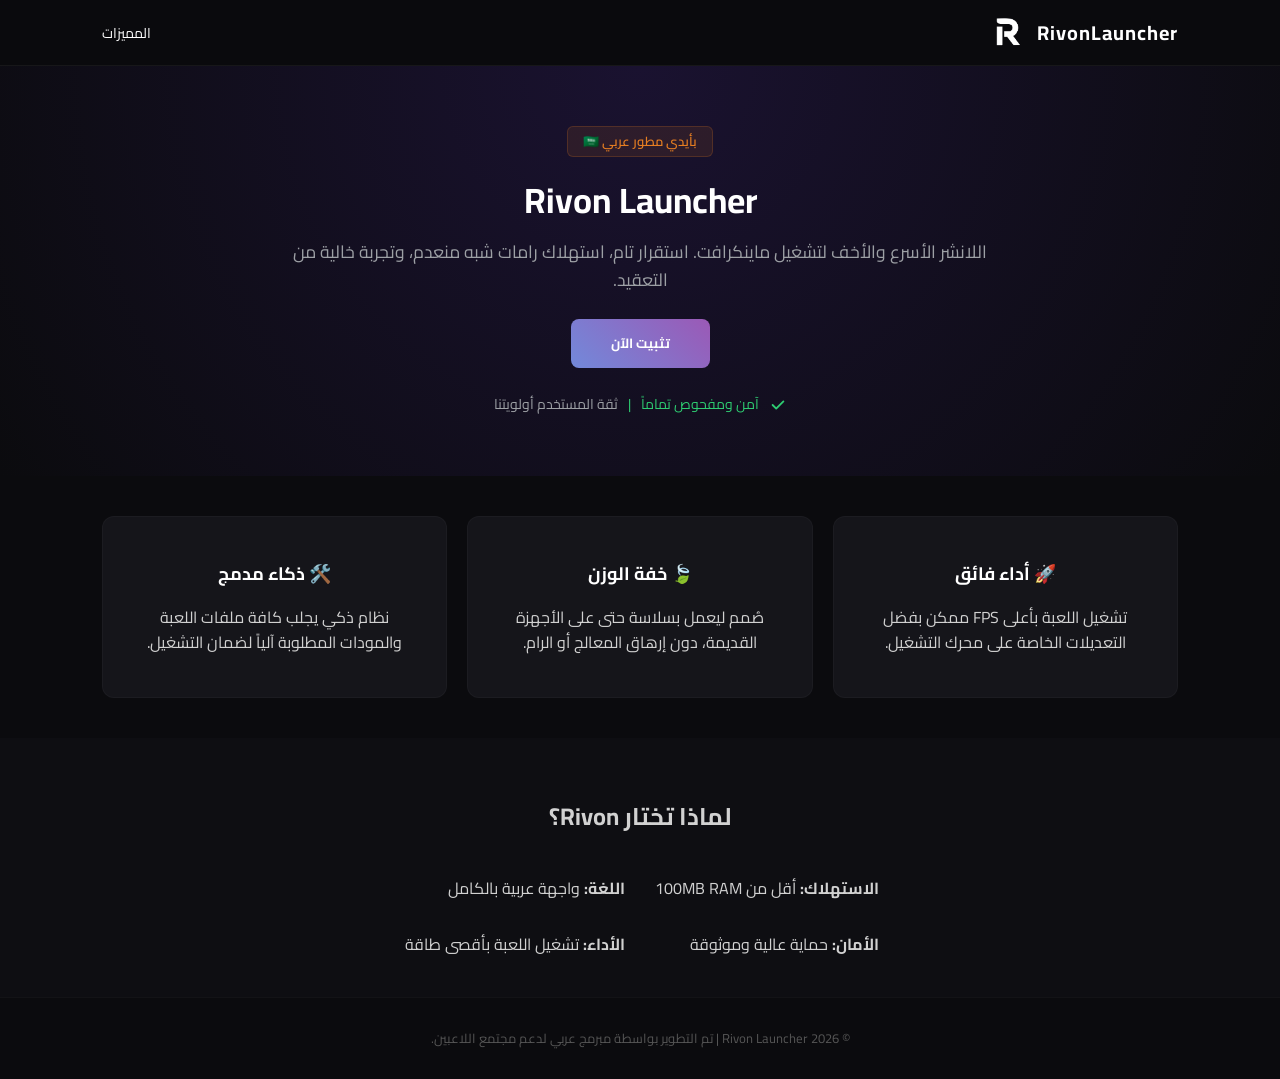
<file: index.html>
<!DOCTYPE html>
<html lang="ar" dir="rtl">
<head>
    <meta charset="UTF-8">
    <meta name="viewport" content="width=device-width, initial-scale=1.0">
    <title>Rivon Launcher | خفة، قوة، ثقة</title>
    <link href="https://fonts.googleapis.com/css2?family=Cairo:wght@400;600;700&display=swap" rel="stylesheet">
    <link rel="stylesheet" href="style.css">
</head>

<body>
    <header>
        <div class="brand">
            <span>RivonLauncher</span>
            <img src="logo.png" alt="Rivon Logo">
        </div>
        <div class="nav-links">
            <a href="#features">المميزات</a>
        </div>
    </header>

    <section class="hero">
        <div class="arabic-badge">بأيدي مطور عربي 🇸🇦</div>
        <h1>Rivon Launcher</h1>
        <p>اللانشر الأسرع والأخف لتشغيل ماينكرافت. استقرار تام، استهلاك رامات شبه منعدم، وتجربة خالية من التعقيد.</p>

        <button class="btn-main" onclick="showInstallerOptions()">تثبيت الآن</button>

        <div class="security-info">
            <!-- SVG Check -->
            <svg xmlns="http://www.w3.org/2000/svg" class="icon" viewBox="0 0 20 20" fill="currentColor" width="18" height="18">
                <path fill-rule="evenodd" d="M16.707 5.293a1 1 0 010 1.414l-8 8a1 1 0 01-1.414 0l-4-4a1 1 0 011.414-1.414L8 12.586l7.293-7.293a1 1 0 011.414 0z" clip-rule="evenodd"/>
            </svg>
            <span>آمن ومفحوص تماماً</span>
            <span>|</span>
            <span style="color: #9da0a5;">ثقة المستخدم أولويتنا</span>
        </div>

        <!-- القائمة المربّعة الناعمة -->
<!-- القائمة المربّعة الناعمة -->
<div id="installer-dropdown" class="installer-dropdown">
    <h3>Windows 10 / 11</h3>

    <!-- نسخة محمولة -->
<!-- نسخة محمولة -->
<div style="display:flex;align-items:center;justify-content:space-between;margin-bottom:12px;">
    <div>
        <div style="font-weight:600;">محمول</div>
        <small>Portable – تشغيل مباشر بدون تثبيت</small>
    </div>
    <a href="https://github.com/AharoKey/RivonLauncher/releases/download/MinecraftLauncher/Rivon.1.0.0.exe"
       target="_blank" rel="noopener noreferrer"
       class="installer-option" style="margin:0;padding:8px 14px;width:auto;">
        <svg xmlns="http://www.w3.org/2000/svg" viewBox="0 0 20 20" fill="currentColor" width="20" height="20">
            <path fill-rule="evenodd" d="M3 17a1 1 0 011-1h12a1 1 0 110 2H4a1 1 0 01-1-1zm3.293-7.707a1 1 0 011.414 0L9 10.586V3a1 1 0 112 0v7.586l1.293-1.293a1 1 0 111.414 1.414l-3 3a1 1 0 01-1.414 0l-3-3a1 1 0 010-1.414z" clip-rule="evenodd"/>
        </svg>
    </a>
</div>

<div class="divider"></div>

<!-- نسخة تثبيت -->
<div style="display:flex;align-items:center;justify-content:space-between;">
    <div>
        <div style="font-weight:600;">تثبيت كامل</div>
        <small>Installer – مع اختصارات وإضافة إلى قائمة ابدأ</small>
    </div>
    <a href="https://github.com/AharoKey/RivonLauncher/releases/download/MinecraftLauncher/Rivon.Setup.1.0.0.exe"
       target="_blank" rel="noopener noreferrer"
       class="installer-option" style="margin:0;padding:8px 14px;width:auto;">
        <svg xmlns="http://www.w3.org/2000/svg" viewBox="0 0 20 20" fill="currentColor" width="20" height="20">
            <path fill-rule="evenodd" d="M3 17a1 1 0 011-1h12a1 1 0 110 2H4a1 1 0 01-1-1zm3.293-7.707a1 1 0 011.414 0L9 10.586V3a1 1 0 112 0v7.586l1.293-1.293a1 1 0 111.414 1.414l-3 3a1 1 0 01-1.414 0l-3-3a1 1 0 010-1.414z" clip-rule="evenodd"/>
        </svg>
    </a>
</div>
</div>    </section>

    <section class="features" id="features">
        <div class="card">
            <h3>🚀 أداء فائق</h3>
            <p>تشغيل اللعبة بأعلى FPS ممكن بفضل التعديلات الخاصة على محرك التشغيل.</p>
        </div>
        <div class="card">
            <h3>🍃 خفة الوزن</h3>
            <p>صُمم ليعمل بسلاسة حتى على الأجهزة القديمة، دون إرهاق المعالج أو الرام.</p>
        </div>
        <div class="card">
            <h3>🛠️ ذكاء مدمج</h3>
            <p>نظام ذكي يجلب كافة ملفات اللعبة والمودات المطلوبة آلياً لضمان التشغيل.</p>
        </div>
    </section>

    <section class="specs">
        <h2>لماذا تختار Rivon؟</h2>
        <div class="specs-grid">
            <div><strong>الاستهلاك:</strong> أقل من 100MB RAM</div>
            <div><strong>اللغة:</strong> واجهة عربية بالكامل</div>
            <div><strong>الأمان:</strong> حماية عالية وموثوقة</div>
            <div><strong>الأداء:</strong> تشغيل اللعبة بأقصى طاقة</div>
        </div>
    </section>

    <footer>
        &copy; 2026 Rivon Launcher | تم التطوير بواسطة مبرمج عربي لدعم مجتمع اللاعبين.
    </footer>

    <script>
        function showInstallerOptions() {
            const dropdown = document.getElementById('installer-dropdown');
            dropdown.style.display = dropdown.style.display === 'block' ? 'none' : 'block';
            dropdown.scrollIntoView({ behavior: 'smooth', block: 'nearest' });
        }
    </script>
</body>
</html>
</file>
<file: style.css>
/* Root Colors */
:root {
    --primary: #7289da;
    --accent: #9b59b6;
    --bg: #0b0b0e;
    --card: #15151a;
    --text: #d1d1d1;
    --success: #2ecc71;
}

/* أول سطر بعد :root */
body {
    font-family: 'Cairo', sans-serif; /* ← عمّم الخط */
    background-color: var(--bg);
    color: var(--text);
    margin: 0;
    line-height: 1.6;
}

/* ازالة اي خط افتراضي قد يأتي من المتصفح على الروابط/الأزرار */
a, button, .btn-main, .installer-option {
    font-family: inherit; /* يورث من body */
}
/* Header */
header {
    padding: 15px 8%;
    display: flex;
    justify-content: space-between;
    align-items: center;
    background: rgba(11, 11, 14, 0.9);
    border-bottom: 1px solid rgba(255,255,255,0.05);
    position: sticky;
    top: 0;
    z-index: 1000;
}

.brand {
    display: flex;
    align-items: center;
    gap: 12px;
}

.brand span {
    font-size: 20px;
    font-weight: 700;
    color: white;
    letter-spacing: 1px;
}

.brand img {
    height: 35px;
}

.nav-links a {
    color: white;
    text-decoration: none;
    font-size: 14px;
}

/* Hero Section */
.hero {
    padding: 60px 20px;
    text-align: center;
    background: radial-gradient(circle at top, #1a1230 0%, #0b0b0e 100%);
}

.arabic-badge {
    background: rgba(230, 126, 34, 0.1);
    color: #e67e22;
    padding: 4px 15px;
    border-radius: 6px;
    font-size: 13px;
    font-weight: 600;
    display: inline-block;
    margin-bottom: 15px;
    border: 1px solid rgba(230, 126, 34, 0.2);
}

.hero h1 {
    font-size: 2.2rem;
    color: white;
    margin: 0 0 10px 0;
}

.hero p {
    font-size: 1.1rem;
    max-width: 700px;
    margin: 0 auto 25px auto;
    color: #9da0a5;
}

.btn-main {
    background: linear-gradient(45deg, var(--primary), var(--accent));
    color: white;
    padding: 12px 40px;
    border-radius: 8px;
    text-decoration: none;
    font-weight: 700;
    display: inline-block;
    transition: 0.3s;
    border: none;
    cursor: pointer;
}

.btn-main:hover {
    transform: translateY(-2px);
    box-shadow: 0 5px 15px rgba(114, 137, 218, 0.3);
}

.security-info {
    margin-top: 25px;
    display: flex;
    justify-content: center;
    align-items: center;
    gap: 10px;
    font-size: 14px;
    color: var(--success);
}

/* Features */
.features {
    padding: 40px 8%;
    display: grid;
    grid-template-columns: repeat(auto-fit, minmax(240px, 1fr));
    gap: 20px;
}

.card {
    background: var(--card);
    padding: 25px;
    border-radius: 12px;
    border: 1px solid rgba(255,255,255,0.03);
    text-align: center;
}

.card h3 {
    color: white;
    font-size: 18px;
    margin-bottom: 10px;
}

/* Specs */
.specs {
    background: #0e0e12;
    padding: 40px 8%;
    text-align: center;
}

.specs-grid {
    display: inline-grid;
    grid-template-columns: 1fr 1fr;
    gap: 30px;
    text-align: right;
    margin-top: 20px;
}

/* Footer */
footer {
    padding: 30px;
    text-align: center;
    font-size: 13px;
    color: #555;
    border-top: 1px solid rgba(255,255,255,0.03);
}

/* القائمة المنسدلة الناعمة */
.installer-dropdown {
    display: none;
    margin-top: 20px;
    background: rgba(21, 21, 26, 0.95);
    border: 1px solid rgba(255, 255, 255, 0.08);
    border-radius: 12px;
    padding: 20px;
    max-width: 400px;
    margin-left: auto;
    margin-right: auto;
    backdrop-filter: blur(10px);
    animation: fadeIn 0.4s ease;
}

@keyframes fadeIn {
    from { opacity: 0; transform: translateY(-10px); }
    to { opacity: 1; transform: translateY(0); }
}

.installer-dropdown h3 {
    color: white;
    font-size: 16px;
    margin-bottom: 15px;
    text-align: center;
}

.installer-option {
    display: flex;
    justify-content: space-between;
    align-items: center;
    background: linear-gradient(45deg, var(--primary), var(--accent));
    color: white;
    padding: 12px 20px;
    border-radius: 10px;
    text-decoration: none;
    font-weight: 600;
    margin-bottom: 10px;
    transition: 0.3s;
}

.installer-option:hover {
    transform: translateY(-2px);
    box-shadow: 0 5px 15px rgba(114, 137, 218, 0.3);
}

.installer-option small {
    font-size: 12px;
    opacity: 0.85;
}

.divider {
    height: 1px;
    background: rgba(255, 255, 255, 0.1);
    margin: 10px 0;
}
</file>
